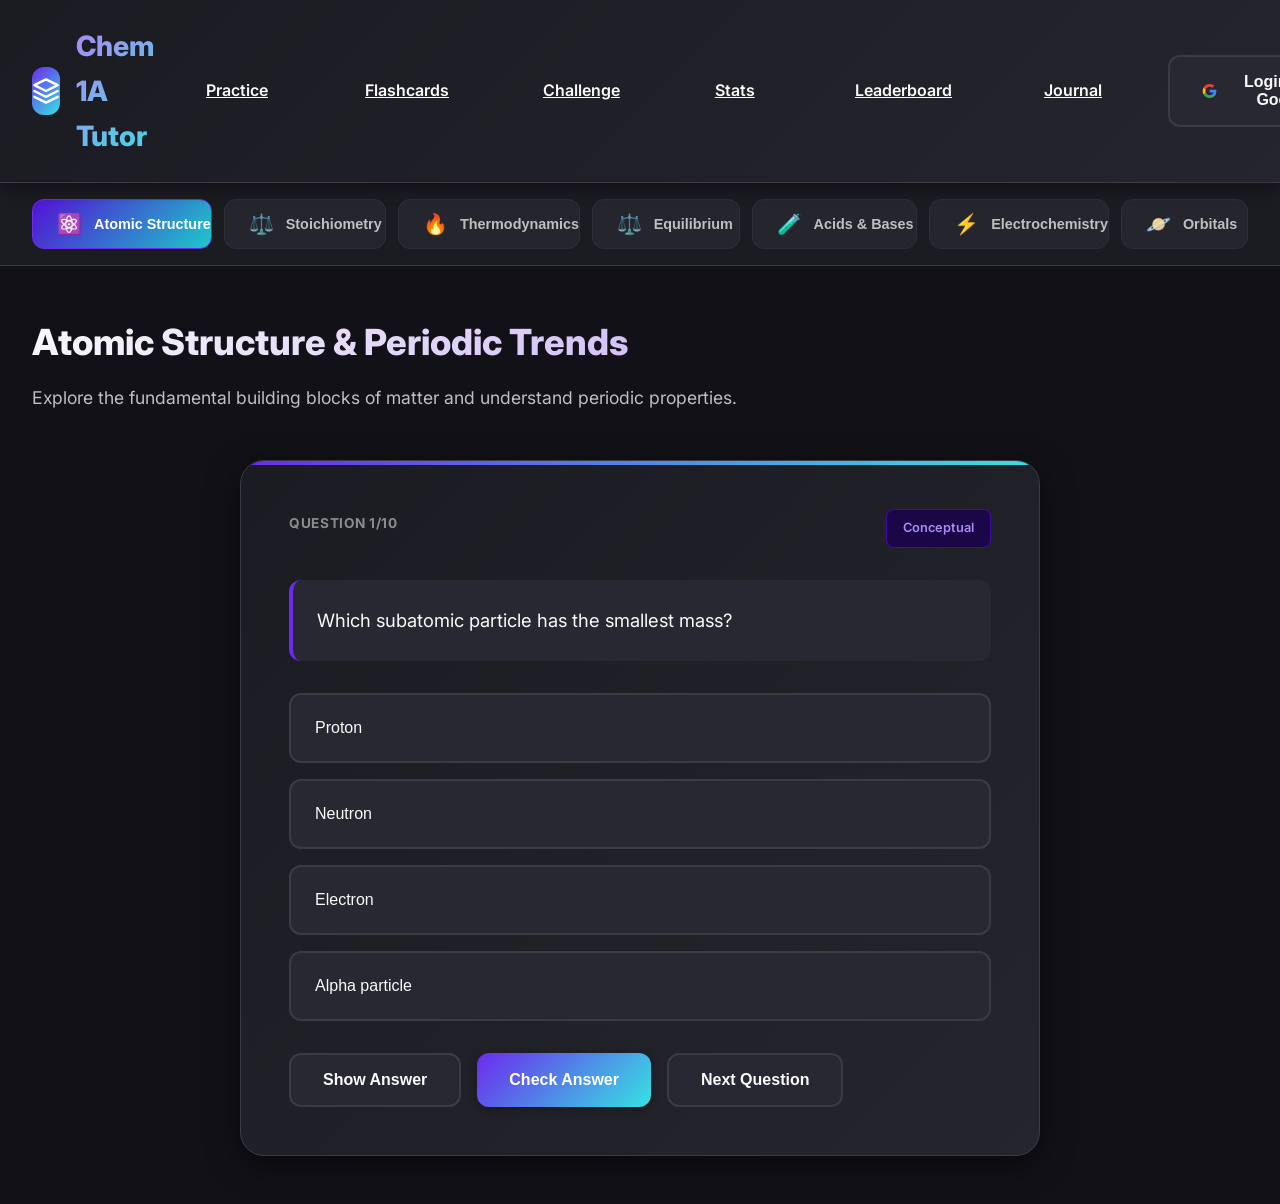
<file: practice.html>
<!DOCTYPE html>
<html lang="en">

<head>
    <meta charset="UTF-8">
    <meta name="viewport" content="width=device-width, initial-scale=1.0">
    <title>Chem 1A Tutor - Master General Chemistry</title>
    <meta name="description"
        content="Interactive chemistry learning platform with practice questions, instant feedback, and comprehensive topic coverage for general chemistry students.">
    <link rel="stylesheet" href="styles.css">
    <link rel="preconnect" href="https://fonts.googleapis.com">
    <link rel="preconnect" href="https://fonts.gstatic.com" crossorigin>
    <link
        href="https://fonts.googleapis.com/css2?family=Inter:wght@300;400;500;600;700;800&family=JetBrains+Mono:wght@400;500&display=swap"
        rel="stylesheet">
</head>

<body>
    <div class="app-container">
        <!-- Header -->
        <header class="header">
            <div class="header-content">
                <a href="index.html" class="logo" style="text-decoration: none; color: inherit; cursor: pointer;">
                    <div class="logo-icon">
                        <svg viewBox="0 0 24 24" fill="none" xmlns="http://www.w3.org/2000/svg">
                            <path d="M12 2L2 7L12 12L22 7L12 2Z" stroke="currentColor" stroke-width="2"
                                stroke-linecap="round" stroke-linejoin="round" />
                            <path d="M2 17L12 22L22 17" stroke="currentColor" stroke-width="2" stroke-linecap="round"
                                stroke-linejoin="round" />
                            <path d="M2 12L12 17L22 12" stroke="currentColor" stroke-width="2" stroke-linecap="round"
                                stroke-linejoin="round" />
                        </svg>
                    </div>
                    <h1>Chem 1A Tutor</h1>
                </a>

                <!-- Streak Counter -->
                <div class="streak-display hidden" id="streakDisplay">
                    <div class="streak-icon">🔥</div>
                    <div class="streak-info">
                        <span class="streak-number" id="streakNumber">0</span>
                        <span class="streak-label">day streak</span>
                    </div>
                </div>

                <div class="header-right">
                    <a href="practice.html" class="btn btn-secondary"
                        style="margin-right: 10px; border: none; background: transparent;">Practice</a>
                    <a href="flashcards.html" class="btn btn-secondary"
                        style="margin-right: 10px; border: none; background: transparent;">Flashcards</a>
                    <a href="challenges.html" class="btn btn-secondary"
                        style="margin-right: 10px; border: none; background: transparent;">Challenge</a>
                    <a href="analytics.html" class="btn btn-secondary"
                        style="margin-right: 10px; border: none; background: transparent;">Stats</a>
                    <a href="leaderboard.html" class="btn btn-secondary"
                        style="margin-right: 10px; border: none; background: transparent;">Leaderboard</a>
                    <a href="mistakes.html" class="btn btn-secondary"
                        style="margin-right: 10px; border: none; background: transparent;">Journal</a>
                    <a href="profile.html" class="user-profile hidden" id="userProfile"
                        style="text-decoration: none; color: inherit;">
                        <span class="user-name" id="userName">User</span>
                        <div class="avatar" id="userAvatar">U</div>
                    </a>
                    <button class="btn btn-secondary login-btn" id="loginBtn">
                        <svg width="18" height="18" viewBox="0 0 24 24" fill="none" xmlns="http://www.w3.org/2000/svg"
                            style="margin-right: 8px;">
                            <path
                                d="M22.56 12.25c0-.78-.07-1.53-.2-2.25H12v4.26h5.92c-.26 1.37-1.04 2.53-2.21 3.31v2.77h3.57c2.08-1.92 3.28-4.74 3.28-8.09z"
                                fill="#4285F4" />
                            <path
                                d="M12 23c2.97 0 5.46-.98 7.28-2.66l-3.57-2.77c-.98.66-2.23 1.06-3.71 1.06-2.86 0-5.29-1.93-6.16-4.53H2.18v2.84C3.99 20.53 7.7 23 12 23z"
                                fill="#34A853" />
                            <path
                                d="M5.84 14.09c-.22-.66-.35-1.36-.35-2.09s.13-1.43.35-2.09V7.07H2.18C1.43 8.55 1 10.22 1 12s.43 3.45 1.18 4.93l2.85-2.22.81-.62z"
                                fill="#FBBC05" />
                            <path
                                d="M12 5.38c1.62 0 3.06.56 4.21 1.64l3.15-3.15C17.45 2.09 14.97 1 12 1 7.7 1 3.99 3.47 2.18 7.07l3.66 2.84c.87-2.6 3.3-4.53 6.16-4.53z"
                                fill="#EA4335" />
                        </svg>
                        Login with Google
                    </button>
                    <div class="header-stats">
                        <div class="stat-item">
                            <span class="stat-label">Questions</span>
                            <span class="stat-value" id="totalAnswered">0</span>
                        </div>
                        <div class="stat-item">
                            <span class="stat-label">Accuracy</span>
                            <span class="stat-value" id="accuracy">--%</span>
                        </div>
                    </div>
                </div>
            </div>
        </header>

        <!-- Navigation Tabs -->
        <nav class="tab-nav">
            <div class="tab-container">
                <button class="tab-btn active" data-topic="atomic-structure">
                    <span class="tab-icon">⚛️</span>
                    <span class="tab-label">Atomic Structure</span>
                </button>
                <button class="tab-btn" data-topic="stoichiometry">
                    <span class="tab-icon">⚖️</span>
                    <span class="tab-label">Stoichiometry</span>
                </button>
                <button class="tab-btn" data-topic="thermodynamics">
                    <span class="tab-icon">🔥</span>
                    <span class="tab-label">Thermodynamics</span>
                </button>
                <button class="tab-btn" data-topic="equilibrium">
                    <span class="tab-icon">⚖️</span>
                    <span class="tab-label">Equilibrium</span>
                </button>
                <button class="tab-btn" data-topic="acids-bases">
                    <span class="tab-icon">🧪</span>
                    <span class="tab-label">Acids & Bases</span>
                </button>
                <button class="tab-btn" data-topic="electrochemistry">
                    <span class="tab-icon">⚡</span>
                    <span class="tab-label">Electrochemistry</span>
                </button>
                <button class="tab-btn" data-topic="orbitals">
                    <span class="tab-icon">🪐</span>
                    <span class="tab-label">Orbitals</span>
                </button>
            </div>
        </nav>

        <!-- Main Content Area -->
        <main class="main-content">
            <!-- Topic Content Sections -->
            <div class="topic-section active" id="atomic-structure">
                <div class="topic-header">
                    <h2>Atomic Structure & Periodic Trends</h2>
                    <p class="topic-description">Explore the fundamental building blocks of matter and understand
                        periodic properties.</p>
                </div>
                <div class="practice-area">
                    <div class="question-card">
                        <div class="question-header">
                            <span class="question-number">Question <span class="current-q">1</span>/10</span>
                            <span class="question-type" id="questionType">Conceptual</span>
                        </div>
                        <div class="question-content" id="questionText">Loading...</div>
                        <div class="answer-input-area" id="answerArea"></div>
                        <div class="question-actions">
                            <button class="btn btn-secondary" id="showAnswerBtn">Show Answer</button>
                            <button class="btn btn-primary" id="checkAnswerBtn">Check Answer</button>
                            <button class="btn btn-secondary" id="nextQuestionBtn">Next Question</button>
                        </div>
                        <div class="feedback-area" id="feedbackArea"></div>
                    </div>
                </div>
            </div>

            <div class="topic-section" id="orbitals">
                <div class="topic-header">
                    <h2>Orbitals & Orbital Theory</h2>
                    <p class="topic-description">Master electron configurations, quantum numbers, and orbital shapes (s,
                        p, d, f).</p>
                </div>
                <div class="practice-area">
                    <div class="question-card">
                        <div class="question-header">
                            <span class="question-number">Question <span class="current-q">1</span>/10</span>
                            <span class="question-type">Conceptual</span>
                        </div>
                        <div class="question-content question-text-orbital">Loading...</div>
                        <div class="answer-input-area answer-area-orbital"></div>
                        <div class="question-actions">
                            <button class="btn btn-secondary show-answer-btn">Show Answer</button>
                            <button class="btn btn-primary check-answer-btn">Check Answer</button>
                            <button class="btn btn-secondary next-question-btn">Next Question</button>
                        </div>
                        <div class="feedback-area feedback-area-orbital"></div>
                    </div>
                </div>
            </div>

            <div class="topic-section" id="stoichiometry">
                <div class="topic-header">
                    <h2>Stoichiometry & Chemical Reactions</h2>
                    <p class="topic-description">Master mole calculations, balancing equations, and limiting reagent
                        problems.</p>
                </div>
                <div class="practice-area">
                    <div class="question-card">
                        <div class="question-header">
                            <span class="question-number">Question <span class="current-q">1</span>/10</span>
                            <span class="question-type">Mathematical</span>
                        </div>
                        <div class="question-content question-text-stoich">Loading...</div>
                        <div class="answer-input-area answer-area-stoich"></div>
                        <div class="question-actions">
                            <button class="btn btn-secondary show-answer-btn">Show Answer</button>
                            <button class="btn btn-primary check-answer-btn">Check Answer</button>
                            <button class="btn btn-secondary next-question-btn">Next Question</button>
                        </div>
                        <div class="feedback-area feedback-area-stoich"></div>
                    </div>
                </div>
            </div>

            <div class="topic-section" id="thermodynamics">
                <div class="topic-header">
                    <h2>Thermodynamics & Thermochemistry</h2>
                    <p class="topic-description">Understand energy changes, enthalpy, entropy, and Gibbs free energy.
                    </p>
                </div>
                <div class="practice-area">
                    <div class="question-card">
                        <div class="question-header">
                            <span class="question-number">Question <span class="current-q">1</span>/10</span>
                            <span class="question-type">Mathematical</span>
                        </div>
                        <div class="question-content question-text-thermo">Loading...</div>
                        <div class="answer-input-area answer-area-thermo"></div>
                        <div class="question-actions">
                            <button class="btn btn-secondary show-answer-btn">Show Answer</button>
                            <button class="btn btn-primary check-answer-btn">Check Answer</button>
                            <button class="btn btn-secondary next-question-btn">Next Question</button>
                        </div>
                        <div class="feedback-area feedback-area-thermo"></div>
                    </div>
                </div>
            </div>

            <div class="topic-section" id="equilibrium">
                <div class="topic-header">
                    <h2>Chemical Equilibrium</h2>
                    <p class="topic-description">Learn equilibrium constants, Le Chatelier's principle, and reaction
                        quotients.</p>
                </div>
                <div class="practice-area">
                    <div class="question-card">
                        <div class="question-header">
                            <span class="question-number">Question <span class="current-q">1</span>/10</span>
                            <span class="question-type">Conceptual</span>
                        </div>
                        <div class="question-content question-text-equil">Loading...</div>
                        <div class="answer-input-area answer-area-equil"></div>
                        <div class="question-actions">
                            <button class="btn btn-secondary show-answer-btn">Show Answer</button>
                            <button class="btn btn-primary check-answer-btn">Check Answer</button>
                            <button class="btn btn-secondary next-question-btn">Next Question</button>
                        </div>
                        <div class="feedback-area feedback-area-equil"></div>
                    </div>
                </div>
            </div>

            <div class="topic-section" id="acids-bases">
                <div class="topic-header">
                    <h2>Acids & Bases</h2>
                    <p class="topic-description">Master pH calculations, buffer systems, and acid-base titrations.</p>
                </div>
                <div class="practice-area">
                    <div class="question-card">
                        <div class="question-header">
                            <span class="question-number">Question <span class="current-q">1</span>/10</span>
                            <span class="question-type">Mathematical</span>
                        </div>
                        <div class="question-content question-text-acid">Loading...</div>
                        <div class="answer-input-area answer-area-acid"></div>
                        <div class="question-actions">
                            <button class="btn btn-secondary show-answer-btn">Show Answer</button>
                            <button class="btn btn-primary check-answer-btn">Check Answer</button>
                            <button class="btn btn-secondary next-question-btn">Next Question</button>
                        </div>
                        <div class="feedback-area feedback-area-acid"></div>
                    </div>
                </div>
            </div>

            <div class="topic-section" id="electrochemistry">
                <div class="topic-header">
                    <h2>Electrochemistry</h2>
                    <p class="topic-description">Explore redox reactions, galvanic cells, and electrolysis.</p>
                </div>
                <div class="practice-area">
                    <div class="question-card">
                        <div class="question-header">
                            <span class="question-number">Question <span class="current-q">1</span>/10</span>
                            <span class="question-type">Conceptual</span>
                        </div>
                        <div class="question-content question-text-electro">Loading...</div>
                        <div class="answer-input-area answer-area-electro"></div>
                        <div class="question-actions">
                            <button class="btn btn-secondary show-answer-btn">Show Answer</button>
                            <button class="btn btn-primary check-answer-btn">Check Answer</button>
                            <button class="btn btn-secondary next-question-btn">Next Question</button>
                        </div>
                        <div class="feedback-area feedback-area-electro"></div>
                    </div>
                </div>
            </div>
        </main>
    </div>

    <!-- Login Modal (Simulated) -->
    <div class="modal hidden" id="loginModal">
        <div class="modal-content">
            <h2 class="text-center mb-md">Sign In</h2>
            <p class="text-center text-secondary mb-lg">Enter your name to simulate a Google Sign-In for local
                development.</p>
            <input type="text" id="loginNameInput" class="text-input mb-md" placeholder="Enter your name" />
            <div class="modal-actions">
                <button class="btn btn-secondary" id="cancelLoginBtn">Cancel</button>
                <button class="btn btn-primary" id="confirmLoginBtn">Sign In</button>
            </div>
        </div>
    </div>

    <!-- Profile/History Modal -->
    <div class="modal hidden" id="profileModal">
        <div class="modal-content profile-modal-content">
            <div class="profile-header">
                <h2>Quiz History</h2>
                <button class="close-btn" id="closeProfileBtn">✕</button>
            </div>
            <div class="profile-stats-summary">
                <div class="stat-card">
                    <span class="stat-card-label">Total Quizzes</span>
                    <span class="stat-card-value" id="totalQuizzes">0</span>
                </div>
                <div class="stat-card">
                    <span class="stat-card-label">Average Score</span>
                    <span class="stat-card-value" id="avgScore">--%</span>
                </div>
                <div class="stat-card">
                    <span class="stat-card-label">Best Topic</span>
                    <span class="stat-card-value" id="bestTopic">--</span>
                </div>
            </div>
            <div class="history-list" id="historyList">
                <p class="empty-state">No quiz attempts yet. Complete a quiz to see your history!</p>
            </div>
        </div>
    </div>

    <script src="questions.js"></script>
    <script src="supabase-db.js"></script>
    <script src="gemini-config.js"></script>
    <script src="ai-helper.js"></script>
    <script src="practice.js"></script>
</body>

</html>
</file>
<file: styles.css>
/* ===== CSS Variables & Design System ===== */
:root {
    /* Color Palette - Premium Chemistry Theme */
    --primary-hue: 260;
    --primary-sat: 85%;
    --primary-light: 55%;

    --primary-50: hsl(var(--primary-hue), var(--primary-sat), 95%);
    --primary-100: hsl(var(--primary-hue), var(--primary-sat), 85%);
    --primary-200: hsl(var(--primary-hue), var(--primary-sat), 75%);
    --primary-500: hsl(var(--primary-hue), var(--primary-sat), var(--primary-light));
    --primary-600: hsl(var(--primary-hue), var(--primary-sat), 45%);
    --primary-700: hsl(var(--primary-hue), var(--primary-sat), 35%);
    --primary-900: hsl(var(--primary-hue), var(--primary-sat), 15%);

    --accent-hue: 180;
    --accent-500: hsl(var(--accent-hue), 75%, 55%);
    --accent-600: hsl(var(--accent-hue), 75%, 45%);

    --success: hsl(145, 65%, 50%);
    --success-bg: hsl(145, 65%, 95%);
    --error: hsl(0, 70%, 55%);
    --error-bg: hsl(0, 70%, 95%);
    --warning: hsl(40, 85%, 55%);

    /* Neutral Colors */
    --bg-primary: hsl(240, 15%, 8%);
    --bg-secondary: hsl(240, 12%, 12%);
    --bg-tertiary: hsl(240, 10%, 16%);
    --bg-elevated: hsl(240, 12%, 18%);
    --modal-bg: hsl(240, 15%, 10%);

    --text-primary: hsl(0, 0%, 98%);
    --text-secondary: hsl(0, 0%, 75%);
    --text-tertiary: hsl(0, 0%, 55%);

    --border-color: hsl(240, 8%, 25%);
    --border-subtle: hsl(240, 8%, 20%);

    /* Spacing */
    --space-xs: 0.5rem;
    --space-sm: 0.75rem;
    --space-md: 1rem;
    --space-lg: 1.5rem;
    --space-xl: 2rem;
    --space-2xl: 3rem;

    /* Border Radius */
    --radius-sm: 0.5rem;
    --radius-md: 0.75rem;
    --radius-lg: 1rem;
    --radius-xl: 1.5rem;

    /* Shadows */
    --shadow-sm: 0 2px 8px rgba(0, 0, 0, 0.3);
    --shadow-md: 0 4px 16px rgba(0, 0, 0, 0.4);
    --shadow-lg: 0 8px 32px rgba(0, 0, 0, 0.5);
    --shadow-glow: 0 0 20px rgba(var(--primary-hue), var(--primary-sat), var(--primary-light), 0.3);

    /* Transitions */
    --transition-fast: 150ms cubic-bezier(0.4, 0, 0.2, 1);
    --transition-base: 250ms cubic-bezier(0.4, 0, 0.2, 1);
    --transition-slow: 350ms cubic-bezier(0.4, 0, 0.2, 1);

    /* Typography */
    --font-primary: 'Inter', -apple-system, BlinkMacSystemFont, sans-serif;
    --font-mono: 'JetBrains Mono', 'Courier New', monospace;
}

/* ===== Base Styles ===== */
* {
    margin: 0;
    padding: 0;
    box-sizing: border-box;
}

body {
    font-family: var(--font-primary);
    background: var(--bg-primary);
    color: var(--text-primary);
    line-height: 1.6;
    overflow-x: hidden;
    min-height: 100vh;
}

.app-container {
    min-height: 100vh;
    display: flex;
    flex-direction: column;
}

/* ===== Header ===== */
.header {
    background: linear-gradient(135deg, var(--bg-secondary) 0%, var(--bg-tertiary) 100%);
    border-bottom: 1px solid var(--border-color);
    padding: var(--space-lg) var(--space-xl);
    position: sticky;
    top: 0;
    z-index: 100;
    backdrop-filter: blur(10px);
    box-shadow: var(--shadow-md);
}

/* App Header - used in owner, dev, lms, and class-detail pages */
.app-header {
    background: linear-gradient(135deg, var(--bg-secondary) 0%, var(--bg-tertiary) 100%);
    border-bottom: 1px solid var(--border-color);
    padding: var(--space-lg) var(--space-xl);
    position: sticky;
    top: 0;
    z-index: 100;
    backdrop-filter: blur(10px);
    box-shadow: var(--shadow-md);
}

.header-content {
    max-width: 1400px;
    margin: 0 auto;
    display: flex;
    justify-content: space-between;
    align-items: center;
}

.header-right {
    display: flex;
    align-items: center;
    justify-content: center;
    gap: var(--space-xl);
    flex: 1;
}

.logo {
    display: flex;
    align-items: center;
    gap: var(--space-md);
}

.logo-icon {
    width: 48px;
    height: 48px;
    background: linear-gradient(135deg, var(--primary-500), var(--accent-500));
    border-radius: var(--radius-md);
    display: flex;
    align-items: center;
    justify-content: center;
    color: white;
    box-shadow: var(--shadow-glow);
    animation: float 3s ease-in-out infinite;
}

.logo-icon svg {
    width: 28px;
    height: 28px;
}

@keyframes float {

    0%,
    100% {
        transform: translateY(0px);
    }

    50% {
        transform: translateY(-5px);
    }
}

.logo h1 {
    font-size: 1.75rem;
    font-weight: 800;
    background: linear-gradient(135deg, var(--primary-200), var(--accent-500));
    -webkit-background-clip: text;
    -webkit-text-fill-color: transparent;
    background-clip: text;
}

.header-stats {
    display: flex;
    gap: var(--space-xl);
    border-left: 1px solid var(--border-subtle);
    padding-left: var(--space-xl);
}

.stat-item {
    display: flex;
    flex-direction: column;
    align-items: flex-end;
}

.stat-label {
    font-size: 0.75rem;
    color: var(--text-tertiary);
    text-transform: uppercase;
    letter-spacing: 0.05em;
    font-weight: 600;
}

.stat-value {
    font-size: 1.5rem;
    font-weight: 700;
    color: var(--primary-200);
    font-family: var(--font-mono);
}

/* ===== Login & User Profile ===== */
.login-btn {
    display: flex;
    align-items: center;
    font-size: 0.9rem;
    padding: var(--space-sm) var(--space-lg);
}

.user-profile {
    display: flex;
    align-items: center;
    gap: var(--space-md);
    cursor: pointer;
    padding: var(--space-xs);
    border-radius: var(--radius-md);
    transition: background var(--transition-base);
}

.user-profile:hover {
    background: var(--bg-tertiary);
}

.user-name {
    font-weight: 600;
    color: var(--text-primary);
    text-align: right;
    white-space: nowrap;
}

.avatar {
    width: 40px;
    height: 40px;
    border-radius: 50%;
    background: linear-gradient(135deg, var(--accent-600), var(--primary-600));
    display: flex;
    align-items: center;
    justify-content: center;
    font-weight: 700;
    color: white;
    font-size: 1.2rem;
    border: 2px solid var(--bg-tertiary);
    box-shadow: 0 0 0 2px var(--primary-500);
    transition: transform var(--transition-base);
    overflow: hidden;
}

.avatar img {
    width: 100%;
    height: 100%;
    object-fit: cover;
}

.user-profile:hover .avatar {
    transform: scale(1.05);
}

/* ===== Streak Display ===== */
.streak-display {
    display: flex;
    align-items: center;
    gap: 8px;
    padding: 8px 16px;
    background: linear-gradient(135deg, rgba(255, 107, 0, 0.1), rgba(255, 69, 0, 0.1));
    border: 2px solid rgba(255, 107, 0, 0.3);
    border-radius: 20px;
    margin-left: auto;
    margin-right: 16px;
    transition: all var(--transition-base);
}

.streak-display:hover {
    transform: translateY(-2px);
    box-shadow: 0 4px 12px rgba(255, 107, 0, 0.3);
    border-color: rgba(255, 107, 0, 0.5);
}

.streak-icon {
    font-size: 24px;
    animation: flicker 2s ease-in-out infinite;
}

@keyframes flicker {

    0%,
    100% {
        opacity: 1;
        transform: scale(1);
    }

    50% {
        opacity: 0.8;
        transform: scale(1.1);
    }
}

.streak-info {
    display: flex;
    flex-direction: column;
    align-items: flex-start;
}

.streak-number {
    font-size: 18px;
    font-weight: 700;
    color: #ff6b00;
    line-height: 1;
}

.streak-label {
    font-size: 11px;
    color: var(--text-secondary);
    text-transform: uppercase;
    letter-spacing: 0.5px;
}

/* ===== Profile Modal ===== */
.profile-modal-content {
    max-width: 700px;
    width: 95%;
    max-height: 80vh;
    overflow-y: auto;
}

.profile-header {
    display: flex;
    justify-content: space-between;
    align-items: center;
    margin-bottom: var(--space-xl);
    padding-bottom: var(--space-md);
    border-bottom: 2px solid var(--border-color);
}

.profile-header h2 {
    margin: 0;
    background: linear-gradient(135deg, var(--primary-200), var(--accent-500));
    -webkit-background-clip: text;
    -webkit-text-fill-color: transparent;
    background-clip: text;
}

.close-btn {
    background: var(--bg-elevated);
    border: 2px solid var(--border-color);
    color: var(--text-secondary);
    width: 36px;
    height: 36px;
    border-radius: 50%;
    display: flex;
    align-items: center;
    justify-content: center;
    cursor: pointer;
    font-size: 1.5rem;
    transition: all var(--transition-base);
}

.close-btn:hover {
    background: var(--error);
    border-color: var(--error);
    color: white;
    transform: rotate(90deg);
}

.profile-stats-summary {
    display: grid;
    grid-template-columns: repeat(auto-fit, minmax(150px, 1fr));
    gap: var(--space-md);
    margin-bottom: var(--space-xl);
}

.stat-card {
    background: var(--bg-elevated);
    border: 1px solid var(--border-color);
    border-radius: var(--radius-md);
    padding: var(--space-lg);
    display: flex;
    flex-direction: column;
    align-items: center;
    gap: var(--space-xs);
}

.stat-card-label {
    font-size: 0.8rem;
    color: var(--text-tertiary);
    text-transform: uppercase;
    letter-spacing: 0.05em;
    font-weight: 600;
}

.stat-card-value {
    font-size: 1.75rem;
    font-weight: 700;
    color: var(--primary-200);
    font-family: var(--font-mono);
}

.history-list {
    display: flex;
    flex-direction: column;
    gap: var(--space-md);
}

.empty-state {
    text-align: center;
    color: var(--text-tertiary);
    padding: var(--space-2xl);
    font-style: italic;
}

.history-item {
    background: var(--bg-elevated);
    border: 1px solid var(--border-color);
    border-radius: var(--radius-md);
    padding: var(--space-lg);
    transition: all var(--transition-base);
}

.history-item:hover {
    border-color: var(--primary-500);
    transform: translateX(5px);
}

.history-item-header {
    display: flex;
    justify-content: space-between;
    align-items: center;
    margin-bottom: var(--space-sm);
}

.history-topic {
    font-weight: 700;
    font-size: 1.1rem;
    color: var(--primary-200);
}

.history-score {
    font-family: var(--font-mono);
    font-size: 1.25rem;
    font-weight: 700;
}

.history-score.excellent {
    color: var(--success);
}

.history-score.good {
    color: var(--accent-500);
}

.history-score.needs-work {
    color: var(--warning);
}

.history-date {
    font-size: 0.85rem;
    color: var(--text-tertiary);
    margin-bottom: var(--space-sm);
}

.history-details {
    display: none;
    margin-top: var(--space-md);
    padding-top: var(--space-md);
    border-top: 1px solid var(--border-subtle);
}

.history-item.expanded .history-details {
    display: block;
}

.expand-btn {
    background: none;
    border: none;
    color: var(--primary-500);
    cursor: pointer;
    font-size: 0.9rem;
    padding: var(--space-xs);
    transition: color var(--transition-base);
}

.expand-btn:hover {
    color: var(--accent-500);
}

/* ===== Navigation Tabs ===== */
.tab-nav {
    background: var(--bg-secondary);
    border-bottom: 1px solid var(--border-color);
    padding: var(--space-md) var(--space-xl);
    position: sticky;
    top: 97px;
    z-index: 90;
    backdrop-filter: blur(10px);
}

.tab-container {
    max-width: 1400px;
    margin: 0 auto;
    display: flex;
    gap: var(--space-sm);
    overflow-x: auto;
    scrollbar-width: thin;
    scrollbar-color: var(--primary-500) var(--bg-tertiary);
}

.tab-container::-webkit-scrollbar {
    height: 6px;
}

.tab-container::-webkit-scrollbar-track {
    background: var(--bg-tertiary);
    border-radius: 3px;
}

.tab-container::-webkit-scrollbar-thumb {
    background: var(--primary-500);
    border-radius: 3px;
}

.tab-btn {
    display: flex;
    align-items: center;
    gap: var(--space-sm);
    padding: var(--space-sm) var(--space-lg);
    background: var(--bg-tertiary);
    border: 1px solid var(--border-subtle);
    border-radius: var(--radius-md);
    color: var(--text-secondary);
    font-size: 0.9rem;
    font-weight: 600;
    cursor: pointer;
    transition: all var(--transition-base);
    white-space: nowrap;
    position: relative;
    overflow: hidden;
}

.tab-btn::before {
    content: '';
    position: absolute;
    top: 0;
    left: 0;
    right: 0;
    bottom: 0;
    background: linear-gradient(135deg, var(--primary-500), var(--accent-500));
    opacity: 0;
    transition: opacity var(--transition-base);
}

.tab-btn:hover {
    border-color: var(--primary-500);
    transform: translateY(-2px);
    box-shadow: var(--shadow-sm);
}

.tab-btn:hover::before {
    opacity: 0.1;
}

.tab-btn.active {
    background: linear-gradient(135deg, var(--primary-600), var(--accent-600));
    border-color: var(--primary-500);
    color: white;
    box-shadow: var(--shadow-glow);
}

.tab-btn.active::before {
    opacity: 0;
}

.tab-icon {
    font-size: 1.25rem;
}

.tab-label {
    position: relative;
    z-index: 1;
}

/* ===== Main Content ===== */
.main-content {
    flex: 1;
    max-width: 1400px;
    width: 100%;
    margin: 0 auto;
    padding: var(--space-2xl) var(--space-xl);
}

.topic-section {
    display: none;
    animation: fadeIn var(--transition-slow);
}

.topic-section.active {
    display: block;
}

@keyframes fadeIn {
    from {
        opacity: 0;
        transform: translateY(10px);
    }

    to {
        opacity: 1;
        transform: translateY(0);
    }
}

.topic-header {
    margin-bottom: var(--space-2xl);
}

.topic-header h2 {
    font-size: 2.25rem;
    font-weight: 800;
    margin-bottom: var(--space-sm);
    background: linear-gradient(135deg, var(--text-primary), var(--primary-200));
    -webkit-background-clip: text;
    -webkit-text-fill-color: transparent;
    background-clip: text;
}

.topic-description {
    font-size: 1.1rem;
    color: var(--text-secondary);
}

/* ===== Question Card ===== */
.practice-area {
    display: flex;
    justify-content: center;
}

.question-card {
    background: linear-gradient(135deg, var(--bg-secondary), var(--bg-tertiary));
    border: 1px solid var(--border-color);
    border-radius: var(--radius-xl);
    padding: var(--space-2xl);
    box-shadow: var(--shadow-lg);
    max-width: 800px;
    width: 100%;
    position: relative;
    overflow: hidden;
}

.question-card::before {
    content: '';
    position: absolute;
    top: 0;
    left: 0;
    right: 0;
    height: 4px;
    background: linear-gradient(90deg, var(--primary-500), var(--accent-500));
}

.question-header {
    display: flex;
    justify-content: space-between;
    align-items: center;
    margin-bottom: var(--space-xl);
}

.question-number {
    font-size: 0.9rem;
    color: var(--text-tertiary);
    font-weight: 600;
    text-transform: uppercase;
    letter-spacing: 0.05em;
}

.question-type {
    padding: var(--space-xs) var(--space-md);
    background: var(--primary-900);
    border: 1px solid var(--primary-700);
    border-radius: var(--radius-sm);
    font-size: 0.8rem;
    font-weight: 600;
    color: var(--primary-200);
}

.question-content {
    font-size: 1.15rem;
    line-height: 1.8;
    color: var(--text-primary);
    margin-bottom: var(--space-xl);
    padding: var(--space-lg);
    background: var(--bg-elevated);
    border-radius: var(--radius-md);
    border-left: 4px solid var(--primary-500);
}

/* ===== Answer Input Area ===== */
.answer-input-area {
    margin-bottom: var(--space-xl);
}

.answer-options {
    display: flex;
    flex-direction: column;
    gap: var(--space-md);
}

.option-btn {
    padding: var(--space-lg);
    background: var(--bg-elevated);
    border: 2px solid var(--border-color);
    border-radius: var(--radius-md);
    color: var(--text-primary);
    font-size: 1rem;
    font-weight: 500;
    cursor: pointer;
    transition: all var(--transition-base);
    text-align: left;
    position: relative;
    overflow: hidden;
}

.option-btn::before {
    content: '';
    position: absolute;
    top: 0;
    left: 0;
    right: 0;
    bottom: 0;
    background: linear-gradient(135deg, var(--primary-500), var(--accent-500));
    opacity: 0;
    transition: opacity var(--transition-base);
}

.option-btn:hover:not(:disabled) {
    border-color: var(--primary-500);
    transform: translateX(5px);
}

.option-btn:hover:not(:disabled)::before {
    opacity: 0.1;
}

.option-btn.selected {
    border-color: var(--primary-500);
    background: var(--primary-900);
    color: var(--primary-100);
}

.option-btn.correct {
    border-color: var(--success);
    background: var(--success-bg);
    color: hsl(145, 65%, 20%);
}

.option-btn.incorrect {
    border-color: var(--error);
    background: var(--error-bg);
    color: hsl(0, 70%, 25%);
}

.option-label {
    position: relative;
    z-index: 1;
}

.text-input {
    width: 100%;
    padding: var(--space-lg);
    background: var(--bg-elevated);
    border: 2px solid var(--border-color);
    border-radius: var(--radius-md);
    color: var(--text-primary);
    font-size: 1rem;
    font-family: var(--font-mono);
    transition: all var(--transition-base);
}

.text-input:focus {
    outline: none;
    border-color: var(--primary-500);
    box-shadow: 0 0 0 3px rgba(var(--primary-hue), var(--primary-sat), var(--primary-light), 0.2);
}

.text-input:disabled {
    opacity: 0.7;
    cursor: not-allowed;
}

.text-input::placeholder {
    color: var(--text-tertiary);
}

/* ===== Buttons ===== */
.question-actions {
    display: flex;
    gap: var(--space-md);
    flex-wrap: wrap;
}

.btn {
    padding: var(--space-md) var(--space-xl);
    border: none;
    border-radius: var(--radius-md);
    font-size: 1rem;
    font-weight: 600;
    cursor: pointer;
    transition: all var(--transition-base);
    position: relative;
    overflow: hidden;
}

.btn::before {
    content: '';
    position: absolute;
    top: 50%;
    left: 50%;
    width: 0;
    height: 0;
    border-radius: 50%;
    background: rgba(255, 255, 255, 0.3);
    transform: translate(-50%, -50%);
    transition: width var(--transition-slow), height var(--transition-slow);
}

.btn:hover:not(:disabled)::before {
    width: 300px;
    height: 300px;
}

.btn-primary {
    background: linear-gradient(135deg, var(--primary-500), var(--accent-500));
    color: white;
    box-shadow: var(--shadow-sm);
}

.btn-primary:hover:not(:disabled) {
    transform: translateY(-2px);
    box-shadow: var(--shadow-md);
}

.btn-primary:active {
    transform: translateY(0);
}

.btn-secondary {
    background: var(--bg-elevated);
    color: var(--text-primary);
    border: 2px solid var(--border-color);
}

.btn-secondary:hover:not(:disabled) {
    border-color: var(--primary-500);
    background: var(--bg-tertiary);
}

.btn:disabled {
    opacity: 0.5;
    cursor: not-allowed;
    filter: grayscale(0.5);
}

.btn:disabled:hover {
    transform: none;
}

.btn span {
    position: relative;
    z-index: 1;
}

/* ===== Feedback Area ===== */
.feedback-area {
    margin-top: var(--space-xl);
    padding: var(--space-lg);
    border-radius: var(--radius-md);
    display: none;
    animation: slideIn var(--transition-base);
}

.feedback-area.show {
    display: block;
}

@keyframes slideIn {
    from {
        opacity: 0;
        transform: translateY(-10px);
    }

    to {
        opacity: 1;
        transform: translateY(0);
    }
}

.feedback-correct {
    background: var(--success-bg);
    border: 2px solid var(--success);
    color: hsl(145, 65%, 20%);
}

.feedback-incorrect {
    background: var(--error-bg);
    border: 2px solid var(--error);
    color: hsl(0, 70%, 25%);
}

.feedback-answer {
    background: var(--bg-elevated);
    border: 2px solid var(--primary-500);
    color: var(--text-primary);
}

.feedback-title {
    font-weight: 700;
    font-size: 1.1rem;
    margin-bottom: var(--space-sm);
    display: flex;
    align-items: center;
    gap: var(--space-sm);
}

.feedback-text {
    line-height: 1.6;
}

/* ===== Modals ===== */
.modal {
    position: fixed;
    top: 0;
    left: 0;
    right: 0;
    bottom: 0;
    background: rgba(0, 0, 0, 0.7);
    backdrop-filter: blur(5px);
    display: flex;
    align-items: center;
    justify-content: center;
    z-index: 1000;
    opacity: 1;
    transition: opacity var(--transition-base);
}

.modal.hidden {
    opacity: 0;
    pointer-events: none;
}

.modal-content {
    background: var(--modal-bg);
    border: 1px solid var(--border-color);
    border-radius: var(--radius-lg);
    padding: var(--space-2xl);
    max-width: 400px;
    width: 90%;
    box-shadow: var(--shadow-lg);
    transform: scale(1);
    transition: transform var(--transition-base);
}

.modal.hidden .modal-content {
    transform: scale(0.95);
}

.modal-actions {
    display: flex;
    justify-content: flex-end;
    gap: var(--space-md);
}

/* ===== Responsive Design ===== */
@media (max-width: 768px) {
    .header-content {
        flex-direction: column;
        gap: var(--space-md);
        align-items: center;
    }

    .header-right {
        width: 100%;
        justify-content: space-between;
    }

    .header-stats {
        border-left: none;
        padding-left: 0;
    }

    .tab-nav {
        padding: var(--space-sm);
        top: 140px;
    }

    .tab-btn {
        padding: var(--space-sm) var(--space-md);
        font-size: 0.85rem;
    }

    .main-content {
        padding: var(--space-lg) var(--space-md);
    }

    .question-actions {
        flex-direction: column;
    }

    .btn {
        width: 100%;
    }
}

/* ===== Utility Classes ===== */
.hidden {
    display: none !important;
}

.text-center {
    text-align: center;
}

.text-secondary {
    color: var(--text-secondary);
}

.mt-sm {
    margin-top: var(--space-sm);
}

.mt-md {
    margin-top: var(--space-md);
}

.mt-lg {
    margin-top: var(--space-lg);
}

.mb-sm {
    margin-bottom: var(--space-sm);
}

.mb-md {
    margin-bottom: var(--space-md);
}

.mb-lg {
    margin-bottom: var(--space-lg);
}

/* ===== Attendance System Styles ===== */

/* Role Selection */
.role-selection {
    max-width: 900px;
    margin: 0 auto;
}

.role-cards {
    display: grid;
    grid-template-columns: repeat(auto-fit, minmax(300px, 1fr));
    gap: var(--space-2xl);
}

.role-card {
    background: linear-gradient(135deg, var(--bg-secondary), var(--bg-tertiary));
    border: 2px solid var(--border-color);
    border-radius: var(--radius-xl);
    padding: var(--space-2xl);
    text-align: center;
    cursor: pointer;
    transition: all var(--transition-base);
    position: relative;
    overflow: hidden;
}

.role-card::before {
    content: '';
    position: absolute;
    top: 0;
    left: 0;
    right: 0;
    height: 4px;
    background: linear-gradient(90deg, var(--primary-500), var(--accent-500));
}

.role-card:hover {
    border-color: var(--primary-500);
    transform: translateY(-8px);
    box-shadow: var(--shadow-lg);
}

.role-icon {
    font-size: 4rem;
    margin-bottom: var(--space-lg);
}

.role-card h3 {
    font-size: 1.5rem;
    margin-bottom: var(--space-sm);
    color: var(--primary-200);
}

.role-card p {
    color: var(--text-secondary);
}

/* Panels */
.panel {
    max-width: 1200px;
    margin: 0 auto;
}

/* Login Screen */
.login-screen {
    display: flex;
    justify-content: center;
    align-items: center;
    min-height: 60vh;
}

.login-card,
.join-card {
    background: var(--bg-secondary);
    border: 1px solid var(--border-color);
    border-radius: var(--radius-xl);
    padding: var(--space-2xl);
    max-width: 400px;
    width: 100%;
    box-shadow: var(--shadow-lg);
}

.login-card h2,
.join-card h2 {
    margin-bottom: var(--space-md);
    text-align: center;
}

.login-card input,
.join-card input {
    margin-bottom: var(--space-md);
}

.login-card button,
.join-card button {
    width: 100%;
    margin-top: var(--space-sm);
}

/* Dashboard */
.dashboard-header {
    display: flex;
    justify-content: space-between;
    align-items: center;
    margin-bottom: var(--space-2xl);
}

.dashboard-header h2 {
    font-size: 2rem;
    background: linear-gradient(135deg, var(--text-primary), var(--primary-200));
    -webkit-background-clip: text;
    -webkit-text-fill-color: transparent;
    background-clip: text;
}

/* Empty State */
.empty-state-card {
    background: var(--bg-secondary);
    border: 2px dashed var(--border-color);
    border-radius: var(--radius-xl);
    padding: var(--space-2xl);
    text-align: center;
}

.empty-state-card h3 {
    font-size: 1.5rem;
    margin-bottom: var(--space-md);
    color: var(--text-secondary);
}

.empty-state-card p {
    color: var(--text-tertiary);
    margin-bottom: var(--space-xl);
}

.btn-lg {
    padding: var(--space-lg) var(--space-2xl);
    font-size: 1.1rem;
}

.btn-error {
    background: var(--error);
    color: white;
}

.btn-error:hover {
    background: hsl(0, 70%, 45%);
}

/* Session Info */
.session-info-card {
    background: linear-gradient(135deg, var(--primary-900), var(--bg-secondary));
    border: 1px solid var(--primary-700);
    border-radius: var(--radius-xl);
    padding: var(--space-xl);
    margin-bottom: var(--space-xl);
}

.session-code-display {
    text-align: center;
    margin-bottom: var(--space-xl);
}

.session-code-display .label {
    display: block;
    font-size: 0.9rem;
    color: var(--text-tertiary);
    margin-bottom: var(--space-sm);
    text-transform: uppercase;
    letter-spacing: 0.05em;
}

.session-code-display .code {
    display: inline-block;
    font-size: 3rem;
    font-weight: 800;
    font-family: var(--font-mono);
    color: var(--primary-200);
    background: var(--bg-elevated);
    padding: var(--space-md) var(--space-2xl);
    border-radius: var(--radius-md);
    letter-spacing: 0.2em;
}

.session-stats {
    display: grid;
    grid-template-columns: repeat(auto-fit, minmax(150px, 1fr));
    gap: var(--space-lg);
}

.session-stats .stat {
    text-align: center;
}

.session-stats .stat-label {
    display: block;
    font-size: 0.85rem;
    color: var(--text-tertiary);
    margin-bottom: var(--space-xs);
}

.session-stats .stat-value {
    display: block;
    font-size: 2rem;
    font-weight: 700;
    color: var(--accent-500);
    font-family: var(--font-mono);
}

/* Question Selection */
.question-selection-card {
    background: var(--bg-secondary);
    border: 1px solid var(--border-color);
    border-radius: var(--radius-xl);
    padding: var(--space-xl);
    margin-bottom: var(--space-xl);
}

.question-selection-card h3 {
    margin-bottom: var(--space-lg);
}

.select-input {
    width: 100%;
    padding: var(--space-md);
    background: var(--bg-elevated);
    border: 2px solid var(--border-color);
    border-radius: var(--radius-md);
    color: var(--text-primary);
    font-size: 1rem;
    margin-bottom: var(--space-md);
    transition: all var(--transition-base);
}

.select-input:focus {
    outline: none;
    border-color: var(--primary-500);
}

.select-input:disabled {
    opacity: 0.5;
    cursor: not-allowed;
}

/* Current Question Display */
.current-question-card {
    background: var(--bg-secondary);
    border: 1px solid var(--border-color);
    border-radius: var(--radius-xl);
    padding: var(--space-xl);
    margin-bottom: var(--space-lg);
}

.question-display {
    background: var(--bg-elevated);
    padding: var(--space-lg);
    border-radius: var(--radius-md);
    border-left: 4px solid var(--primary-500);
    margin: var(--space-lg) 0;
    font-size: 1.1rem;
    line-height: 1.6;
}

.response-summary {
    display: flex;
    justify-content: space-between;
    align-items: center;
    padding-top: var(--space-md);
    border-top: 1px solid var(--border-subtle);
}

/* Responses */
.responses-card {
    background: var(--bg-secondary);
    border: 1px solid var(--border-color);
    border-radius: var(--radius-xl);
    padding: var(--space-xl);
    margin-bottom: var(--space-xl);
    max-height: 400px;
    overflow-y: auto;
}

.responses-card h4 {
    margin-bottom: var(--space-md);
    color: var(--text-secondary);
}

.response-item {
    background: var(--bg-elevated);
    padding: var(--space-md);
    border-radius: var(--radius-sm);
    margin-bottom: var(--space-sm);
    display: flex;
    justify-content: space-between;
    align-items: center;
}

.response-item.correct {
    border-left: 3px solid var(--success);
}

.response-item.incorrect {
    border-left: 3px solid var(--error);
}

/* Students List */
.students-card {
    background: var(--bg-secondary);
    border: 1px solid var(--border-color);
    border-radius: var(--radius-xl);
    padding: var(--space-xl);
    margin-bottom: var(--space-xl);
}

.students-card h3 {
    margin-bottom: var(--space-md);
}

.student-item {
    background: var(--bg-elevated);
    padding: var(--space-md);
    border-radius: var(--radius-sm);
    margin-bottom: var(--space-sm);
    display: flex;
    align-items: center;
    gap: var(--space-md);
}

.student-avatar {
    width: 36px;
    height: 36px;
    border-radius: 50%;
    background: linear-gradient(135deg, var(--accent-600), var(--primary-600));
    display: flex;
    align-items: center;
    justify-content: center;
    font-weight: 700;
    color: white;
}

.student-info {
    flex: 1;
}

.student-name {
    font-weight: 600;
    color: var(--text-primary);
}

.student-status {
    font-size: 0.85rem;
    color: var(--text-tertiary);
}

/* Session Controls */
.session-controls {
    display: flex;
    gap: var(--space-md);
    justify-content: flex-end;
}

/* Student View */
.student-info-card {
    background: var(--bg-secondary);
    border: 1px solid var(--border-color);
    border-radius: var(--radius-md);
    padding: var(--space-lg);
    margin-bottom: var(--space-xl);
    display: flex;
    justify-content: space-between;
    align-items: center;
}

.student-info-card .label {
    color: var(--text-tertiary);
    margin-right: var(--space-sm);
}

.student-info-card .code {
    font-family: var(--font-mono);
    font-weight: 700;
    color: var(--primary-200);
    font-size: 1.2rem;
}

.waiting-card {
    background: var(--bg-secondary);
    border: 2px dashed var(--border-color);
    border-radius: var(--radius-xl);
    padding: var(--space-2xl);
    text-align: center;
}

.waiting-animation {
    font-size: 4rem;
    margin-bottom: var(--space-lg);
    animation: pulse 2s ease-in-out infinite;
}

@keyframes pulse {

    0%,
    100% {
        opacity: 1;
        transform: scale(1);
    }

    50% {
        opacity: 0.5;
        transform: scale(1.1);
    }
}

.waiting-card h3 {
    margin-bottom: var(--space-sm);
}

/* Slideshow Styles */
.slideshow-header {
    display: flex;
    justify-content: space-between;
    align-items: center;
    margin-bottom: var(--space-md);
    padding-bottom: var(--space-md);
    border-bottom: 1px solid var(--border-color);
}

.slideshow-controls {
    display: flex;
    gap: var(--space-sm);
    align-items: center;
}

.slideshow-container {
    position: relative;
    width: 100%;
    min-height: 600px;
    height: 70vh;
    background: var(--bg-secondary);
    border: 1px solid var(--border-color);
    border-radius: var(--radius-md);
    overflow: hidden;
    display: flex;
    justify-content: center;
    align-items: center;
}

.pdf-canvas {
    display: block;
    max-width: 100%;
    max-height: 100%;
}

.annotation-canvas {
    position: absolute;
    top: 50%;
    left: 50%;
    transform: translate(-50%, -50%);
    pointer-events: auto;
    cursor: crosshair;
}

.btn-icon {
    cursor: pointer;
    border: none;
    padding: 0;
    pointer-events: auto;
    transition: transform 0.1s, opacity 0.2s;
}

.btn-icon:hover {
    transform: scale(1.1);
    opacity: 0.9;
}

.btn-icon:active {
    transform: scale(0.95);
}

/* Ensure student view doesn't allow drawing */
.student-view .annotation-canvas {
    pointer-events: none;
    cursor: default;
}

.file-input-label {
    cursor: pointer;
    display: inline-flex;
    align-items: center;
}

.page-info {
    font-variant-numeric: tabular-nums;
    color: var(--text-secondary);
    font-size: 0.9rem;
}

/* ===== LMS Dashboard Styles ===== */

.lms-container {
    max-width: 1400px;
    margin: 0 auto;
    padding: var(--space-lg);
}

.lms-nav {
    display: flex;
    gap: var(--space-sm);
    margin-bottom: var(--space-xl);
    border-bottom: 2px solid var(--border-color);
}

.lms-nav-btn {
    padding: var(--space-md) var(--space-lg);
    background: none;
    border: none;
    border-bottom: 3px solid transparent;
    color: var(--text-secondary);
    font-size: 1rem;
    font-weight: 600;
    cursor: pointer;
    transition: all var(--transition-base);
}

.lms-nav-btn:hover {
    color: var(--text-primary);
    background: var(--bg-elevated);
}

.lms-nav-btn.active {
    color: var(--primary-400);
    border-bottom-color: var(--primary-500);
}

.lms-view {
    animation: fadeIn 0.3s ease-in;
}

.view-header {
    display: flex;
    justify-content: space-between;
    align-items: center;
    margin-bottom: var(--space-xl);
}

.view-header h2 {
    margin: 0;
}

/* Session Grid */
.sessions-grid {
    display: grid;
    grid-template-columns: repeat(auto-fill, minmax(300px, 1fr));
    gap: var(--space-lg);
}

.session-card {
    background: var(--bg-elevated);
    border: 1px solid var(--border-color);
    border-radius: var(--radius-lg);
    padding: var(--space-lg);
    cursor: pointer;
    transition: all var(--transition-base);
}

.session-card:hover {
    transform: translateY(-2px);
    border-color: var(--primary-500);
    box-shadow: 0 4px 12px rgba(0, 0, 0, 0.1);
}

.session-card-header {
    display: flex;
    justify-content: space-between;
    align-items: center;
    margin-bottom: var(--space-md);
    padding-bottom: var(--space-sm);
    border-bottom: 1px solid var(--border-color);
}

.session-card-header h3 {
    margin: 0;
    font-size: 1.25rem;
    color: var(--primary-400);
}

.session-date {
    color: var(--text-tertiary);
    font-size: 0.875rem;
}

.session-card-body {
    display: grid;
    grid-template-columns: 1fr 1fr;
    gap: var(--space-sm);
}

.session-stat {
    display: flex;
    justify-content: space-between;
    padding: var(--space-xs) 0;
}

.session-stat .label {
    color: var(--text-secondary);
    font-size: 0.875rem;
}

.session-stat .value {
    color: var(--text-primary);
    font-weight: 600;
}

/* Students Grid */
.students-grid {
    display: grid;
    grid-template-columns: repeat(auto-fill, minmax(280px, 1fr));
    gap: var(--space-lg);
}

.student-card {
    background: var(--bg-elevated);
    border: 1px solid var(--border-color);
    border-radius: var(--radius-lg);
    padding: var(--space-lg);
    cursor: pointer;
    transition: all var(--transition-base);
}

.student-card:hover {
    transform: translateY(-2px);
    border-color: var(--primary-500);
}

.student-card-header h3 {
    margin: 0 0 var(--space-xs) 0;
    font-size: 1.125rem;
}

.student-card-body {
    margin-top: var(--space-md);
}

.student-stat {
    display: flex;
    justify-content: space-between;
    padding: var(--space-xs) 0;
}

/* Analytics */
.analytics-grid {
    display: grid;
    grid-template-columns: repeat(auto-fit, minmax(200px, 1fr));
    gap: var(--space-lg);
    margin-bottom: var(--space-xl);
}

.stat-card {
    background: var(--bg-elevated);
    border: 1px solid var(--border-color);
    border-radius: var(--radius-lg);
    padding: var(--space-lg);
    text-align: center;
}

.stat-card h3 {
    margin: 0 0 var(--space-md) 0;
    color: var(--text-secondary);
    font-size: 0.875rem;
    font-weight: 600;
    text-transform: uppercase;
}

.stat-card .stat-value {
    font-size: 2.5rem;
    font-weight: 700;
    color: var(--primary-400);
}

.analytics-details {
    background: var(--bg-elevated);
    border: 1px solid var(--border-color);
    border-radius: var(--radius-lg);
    padding: var(--space-lg);
}

.analytics-details h3 {
    margin-top: 0;
}

.performance-table {
    width: 100%;
    border-collapse: collapse;
}

.performance-table th,
.performance-table td {
    padding: var(--space-sm) var(--space-md);
    text-align: left;
    border-bottom: 1px solid var(--border-color);
}

.performance-table th {
    background: var(--bg-primary);
    color: var(--text-secondary);
    font-weight: 600;
    font-size: 0.875rem;
    text-transform: uppercase;
}

.performance-table tr:hover {
    background: var(--bg-primary);
}

/* Modal */
.modal {
    position: fixed;
    top: 0;
    left: 0;
    width: 100%;
    height: 100%;
    background: rgba(0, 0, 0, 0.7);
    display: flex;
    align-items: center;
    justify-content: center;
    z-index: 1000;
}

.modal-content {
    background: var(--bg-secondary);
    border-radius: var(--radius-lg);
    max-width: 800px;
    width: 90%;
    max-height: 90vh;
    overflow-y: auto;
}

.modal-header {
    display: flex;
    justify-content: space-between;
    align-items: center;
    padding: var(--space-lg);
    border-bottom: 1px solid var(--border-color);
}

.modal-header h2 {
    margin: 0;
}

.btn-close {
    background: none;
    border: none;
    font-size: 2rem;
    color: var(--text-secondary);
    cursor: pointer;
    line-height: 1;
    padding: 0;
    width: 32px;
    height: 32px;
    display: flex;
    align-items: center;
    justify-content: center;
    border-radius: var(--radius-sm);
    transition: all var(--transition-base);
}

.btn-close:hover {
    background: var(--bg-elevated);
    color: var(--text-primary);
}

.modal-body {
    padding: var(--space-lg);
}

.detail-section {
    margin-bottom: var(--space-xl);
}

.detail-section h3 {
    margin-top: 0;
    margin-bottom: var(--space-md);
    color: var(--text-primary);
}

.student-list,
.session-list {
    display: flex;
    flex-direction: column;
    gap: var(--space-sm);
}

.student-item,
.session-item {
    display: flex;
    justify-content: space-between;
    padding: var(--space-sm);
    background: var(--bg-primary);
    border-radius: var(--radius-sm);
}

.analytics-summary {
    display: grid;
    grid-template-columns: repeat(auto-fit, minmax(200px, 1fr));
    gap: var(--space-md);
}

.stat-item {
    display: flex;
    justify-content: space-between;
    padding: var(--space-sm);
    background: var(--bg-primary);
    border-radius: var(--radius-sm);
}

.stat-item .stat-label {
    color: var(--text-secondary);
}

.stat-item .stat-value {
    font-weight: 600;
    color: var(--primary-400);
}

/* Empty State */
.empty-state {
    text-align: center;
    padding: var(--space-xxl);
    color: var(--text-tertiary);
}

.empty-state p {
    font-size: 1.125rem;
}

/* ===== Dev Panel Styles ===== */

.dev-panel-container {
    max-width: 1000px;
    margin: 0 auto;
    padding: var(--space-lg);
}

.dev-panel-header {
    margin-bottom: var(--space-xl);
    text-align: center;
}

.dev-panel-header h2 {
    margin-bottom: var(--space-sm);
}

.dev-section {
    background: var(--bg-elevated);
    border: 1px solid var(--border-color);
    border-radius: var(--radius-lg);
    padding: var(--space-xl);
    margin-bottom: var(--space-xl);
}

.dev-section h3 {
    margin-top: 0;
    margin-bottom: var(--space-md);
}

.dev-form {
    margin: var(--space-lg) 0;
}

.form-group {
    margin-bottom: var(--space-md);
}

.form-group label {
    display: block;
    margin-bottom: var(--space-sm);
    font-weight: 600;
    color: var(--text-secondary);
}

/* ==========================================
   CLASS CARDS
   ========================================== */

.classes-grid {
    display: grid;
    grid-template-columns: repeat(auto-fill, minmax(350px, 1fr));
    gap: var(--space-lg);
    margin-top: var(--space-lg);
}

.class-card {
    background: var(--bg-elevated);
    border: 1px solid var(--border-color);
    border-radius: var(--radius-lg);
    padding: var(--space-lg);
    transition: all 0.2s ease;
    cursor: pointer;
}

.class-card:hover {
    transform: translateY(-2px);
    box-shadow: var(--shadow-lg);
    border-color: var(--primary-500);
}

.class-header {
    display: flex;
    justify-content: space-between;
    align-items: center;
    margin-bottom: var(--space-md);
}

.class-header h3 {
    font-size: 1.5rem;
    font-weight: 700;
    color: var(--primary-500);
    margin: 0;
}

.class-semester {
    font-size: 0.875rem;
    color: var(--text-secondary);
    background: var(--bg-secondary);
    padding: 4px 12px;
    border-radius: var(--radius-sm);
}

.class-title {
    font-size: 1.125rem;
    font-weight: 600;
    margin: 0 0 var(--space-sm) 0;
    color: var(--text-primary);
}

.class-description {
    font-size: 0.875rem;
    color: var(--text-secondary);
    margin: 0 0 var(--space-lg) 0;
    line-height: 1.5;
}

.class-stats {
    display: flex;
    gap: var(--space-lg);
    margin-bottom: var(--space-lg);
    padding: var(--space-md) 0;
    border-top: 1px solid var(--border-color);
    border-bottom: 1px solid var(--border-color);
}

.class-stats .stat {
    display: flex;
    flex-direction: column;
    align-items: center;
    gap: 4px;
}

.stat-icon {
    font-size: 1.5rem;
}

.stat-value {
    font-size: 1.25rem;
    font-weight: 700;
    color: var(--text-primary);
}

.stat-label {
    font-size: 0.75rem;
    color: var(--text-secondary);
    text-transform: uppercase;
    letter-spacing: 0.5px;
}

.class-actions {
    display: flex;
    gap: var(--space-sm);
    margin-top: var(--space-md);
}

.class-actions .btn {
    flex: 1;
    font-size: 0.875rem;
}

/* ==========================================
   CLASS DETAIL PAGE
   ========================================== */

.class-detail-container {
    max-width: 1200px;
    margin: 0 auto;
    padding: var(--space-xl);
}

.detail-section {
    background: var(--bg-elevated);
    border: 1px solid var(--border-color);
    border-radius: var(--radius-lg);
    padding: var(--space-xl);
    margin-bottom: var(--space-lg);
}

.section-header {
    display: flex;
    justify-content: space-between;
    align-items: center;
    margin-bottom: var(--space-md);
}

.section-header h2 {
    font-size: 2rem;
    font-weight: 700;
    color: var(--primary-500);
    margin: 0;
}

.class-subtitle {
    font-size: 1.25rem;
    font-weight: 600;
    color: var(--text-primary);
    margin: var(--space-sm) 0;
}

.class-stats-row {
    display: flex;
    gap: var(--space-lg);
    margin-top: var(--space-lg);
}

.stat-box {
    display: flex;
    align-items: center;
    gap: var(--space-md);
    padding: var(--space-md);
    background: var(--bg-secondary);
    border-radius: var(--radius-md);
    flex: 1;
}

.stat-box .stat-icon {
    font-size: 2.5rem;
}

.stat-number {
    font-size: 2rem;
    font-weight: 700;
    color: var(--text-primary);
}

.invite-section {
    margin-top: var(--space-md);
}

/* Badge Styles */
.badge {
    display: inline-block;
    padding: 6px 12px;
    border-radius: var(--radius-sm);
    font-size: 0.875rem;
    font-weight: 600;
}

.badge-primary {
    background: var(--primary-500);
    color: white;
}

/* Invite Banner Animations */
@keyframes slideDown {
    from {
        transform: translateY(-100%);
        opacity: 0;
    }

    to {
        transform: translateY(0);
        opacity: 1;
    }
}

@keyframes slideUp {
    from {
        transform: translateY(0);
        opacity: 1;
    }

    to {
        transform: translateY(-100%);
        opacity: 0;
    }
}

.form-input {
    flex: 1;
    padding: var(--space-sm) var(--space-md);
    background: var(--bg-primary);
    border: 1px solid var(--border-color);
    border-radius: var(--radius-sm);
    color: var(--text-primary);
    font-size: 1rem;
}

.form-input:focus {
    outline: none;
    border-color: var(--primary-500);
}

.teachers-list h4 {
    margin-bottom: var(--space-md);
    color: var(--text-secondary);
}

.list-container {
    display: flex;
    flex-direction: column;
    gap: var(--space-sm);
}

.list-item {
    display: flex;
    justify-content: space-between;
    align-items: center;
    padding: var(--space-md);
    background: var(--bg-primary);
    border: 1px solid var(--border-color);
    border-radius: var(--radius-sm);
}

.list-item-content {
    display: flex;
    flex-direction: column;
    gap: var(--space-xs);
}

.list-item-email {
    font-weight: 600;
    color: var(--text-primary);
}

.list-item-role {
    font-size: 0.875rem;
    color: var(--text-tertiary);
}

.btn-sm {
    padding: var(--space-xs) var(--space-sm);
    font-size: 0.875rem;
}

.info-grid {
    display: grid;
    grid-template-columns: repeat(auto-fit, minmax(200px, 1fr));
    gap: var(--space-md);
}

.info-item {
    display: flex;
    justify-content: space-between;
    padding: var(--space-md);
    background: var(--bg-primary);
    border-radius: var(--radius-sm);
}

.info-label {
    color: var(--text-secondary);
}

.info-value {
    font-weight: 600;
    color: var(--primary-400);
}

.danger-zone {
    border-color: var(--error);
}

.danger-zone h3 {
    color: var(--error);
}

/* Notification animations */
@keyframes slideIn {
    from {
        transform: translateX(100%);
        opacity: 0;
    }

    to {
        transform: translateX(0);
        opacity: 1;
    }
}

@keyframes slideOut {
    from {
        transform: translateX(0);
        opacity: 1;
    }

    to {
        transform: translateX(100%);
        opacity: 0;
    }
}

/* ===== Owner Panel Styles ===== */

.owner-panel-container {
    max-width: 1200px;
    margin: 0 auto;
    padding: var(--space-lg);
}

.owner-panel-header {
    margin-bottom: var(--space-xl);
    text-align: center;
}

.owner-panel-header h2 {
    margin-bottom: var(--space-sm);
}

.owner-section {
    background: var(--bg-elevated);
    border: 1px solid var(--border-color);
    border-radius: var(--radius-lg);
    padding: var(--space-xl);
    margin-bottom: var(--space-xl);
}

.owner-section h3 {
    margin-top: 0;
    margin-bottom: var(--space-md);
}

.owner-form {
    margin: var(--space-lg) 0;
}

.schools-grid {
    display: grid;
    grid-template-columns: repeat(auto-fill, minmax(300px, 1fr));
    gap: var(--space-lg);
}

.school-card {
    background: var(--bg-primary);
    border: 1px solid var(--border-color);
    border-radius: var(--radius-lg);
    padding: var(--space-lg);
    cursor: pointer;
    transition: all var(--transition-base);
}

.school-card:hover {
    transform: translateY(-2px);
    border-color: var(--primary-500);
    box-shadow: 0 4px 12px rgba(0, 0, 0, 0.1);
}

.school-card-header {
    display: flex;
    justify-content: space-between;
    align-items: center;
    margin-bottom: var(--space-md);
    padding-bottom: var(--space-sm);
    border-bottom: 1px solid var(--border-color);
}

.school-card-header h3 {
    margin: 0;
    font-size: 1.25rem;
    color: var(--primary-400);
}

.school-date {
    color: var(--text-tertiary);
    font-size: 0.875rem;
}

.school-card-body {
    display: grid;
    grid-template-columns: 1fr 1fr;
    gap: var(--space-sm);
}

.school-stat {
    display: flex;
    justify-content: space-between;
    padding: var(--space-xs) 0;
}

.school-stat .label {
    color: var(--text-secondary);
    font-size: 0.875rem;
}

.school-stat .value {
    color: var(--text-primary);
    font-weight: 600;
}

/* Invite Link Display */
.invite-section {
    margin-bottom: var(--space-lg);
    padding: var(--space-md);
    background: var(--bg-primary);
    border-radius: var(--radius-md);
}

.invite-link-display {
    margin-top: var(--space-md);
    padding: var(--space-md);
    background: var(--bg-elevated);
    border: 1px solid var(--primary-500);
    border-radius: var(--radius-sm);
}

.invite-link-display label {
    display: block;
    margin-bottom: var(--space-sm);
    font-weight: 600;
    color: var(--text-secondary);
}

/* ===== AI Help Styles ===== */
.btn-ai {
    background: linear-gradient(135deg, hsl(280, 70%, 55%), hsl(320, 70%, 55%));
    color: white;
    padding: var(--space-md) var(--space-xl);
    border: none;
    border-radius: var(--radius-md);
    font-size: 0.95rem;
    font-weight: 600;
    cursor: pointer;
    transition: all var(--transition-base);
    display: flex;
    align-items: center;
    gap: var(--space-sm);
    margin-top: var(--space-lg);
    box-shadow: 0 4px 12px rgba(280, 70%, 55%, 0.3);
}

.btn-ai:hover:not(:disabled) {
    transform: translateY(-2px);
    box-shadow: 0 6px 20px rgba(280, 70%, 55%, 0.4);
}

.btn-ai:disabled {
    opacity: 0.7;
    cursor: not-allowed;
}

.ai-icon {
    font-size: 1.2rem;
    animation: pulse 2s ease-in-out infinite;
}

@keyframes pulse {

    0%,
    100% {
        transform: scale(1);
    }

    50% {
        transform: scale(1.1);
    }
}

.ai-loading {
    animation: spin 1s linear infinite;
}

@keyframes spin {
    from {
        transform: rotate(0deg);
    }

    to {
        transform: rotate(360deg);
    }
}

.ai-response-area {
    margin-top: var(--space-lg);
}

.ai-response {
    background: linear-gradient(135deg, var(--bg-elevated), var(--bg-tertiary));
    border: 2px solid hsl(280, 70%, 55%);
    border-radius: var(--radius-md);
    padding: var(--space-lg);
    animation: slideIn var(--transition-base);
}

.ai-response-header {
    margin-bottom: var(--space-md);
}

.ai-badge {
    display: inline-flex;
    align-items: center;
    gap: var(--space-xs);
    padding: var(--space-xs) var(--space-md);
    background: linear-gradient(135deg, hsl(280, 70%, 55%), hsl(320, 70%, 55%));
    color: white;
    border-radius: var(--radius-sm);
    font-size: 0.85rem;
    font-weight: 700;
    text-transform: uppercase;
    letter-spacing: 0.05em;
}

.ai-response-text {
    color: var(--text-primary);
    line-height: 1.7;
    font-size: 1rem;
}

.ai-error {
    background: var(--bg-elevated);
    border: 2px solid var(--error);
    border-radius: var(--radius-md);
    padding: var(--space-lg);
}

.ai-error-title {
    font-weight: 700;
    color: var(--error);
    margin-bottom: var(--space-sm);
}

.ai-error-text {
    color: var(--text-secondary);
    margin-bottom: var(--space-sm);
}

.ai-error-hint {
    color: var(--text-tertiary);
    font-size: 0.9rem;
    font-style: italic;
}

/* Follow-up Question Styles */
.ai-followup {
    margin-top: var(--space-lg);
    padding-top: var(--space-lg);
    border-top: 1px solid var(--border-subtle);
    display: flex;
    gap: var(--space-sm);
    align-items: center;
}

.ai-followup-input {
    flex: 1;
    padding: var(--space-sm) var(--space-md);
    background: var(--bg-secondary);
    border: 2px solid var(--border-color);
    border-radius: var(--radius-sm);
    color: var(--text-primary);
    font-size: 0.9rem;
    transition: all var(--transition-base);
}

.ai-followup-input:focus {
    outline: none;
    border-color: hsl(280, 70%, 55%);
    box-shadow: 0 0 0 3px rgba(280, 70%, 55%, 0.2);
}

.ai-followup-input::placeholder {
    color: var(--text-tertiary);
}

.btn-ai-followup {
    padding: var(--space-sm) var(--space-lg);
    background: linear-gradient(135deg, hsl(200, 70%, 50%), hsl(220, 70%, 55%));
    color: white;
    border: none;
    border-radius: var(--radius-sm);
    font-size: 0.9rem;
    font-weight: 600;
    cursor: pointer;
    transition: all var(--transition-base);
    white-space: nowrap;
}

.btn-ai-followup:hover:not(:disabled) {
    transform: translateY(-2px);
    box-shadow: 0 4px 12px rgba(200, 70%, 50%, 0.3);
}

.btn-ai-followup:disabled {
    opacity: 0.6;
    cursor: not-allowed;
}

.ai-followup-response {
    margin-top: var(--space-md);
}

.ai-followup-answer {
    padding: var(--space-md);
    background: var(--bg-secondary);
    border-left: 3px solid hsl(200, 70%, 50%);
    border-radius: var(--radius-sm);
    animation: slideIn var(--transition-base);
}

.ai-followup-label {
    font-weight: 700;
    color: hsl(200, 70%, 50%);
    margin-bottom: var(--space-xs);
    font-size: 0.85rem;
}

.ai-followup-text {
    color: var(--text-primary);
    line-height: 1.6;
}

.ai-loading-text {
    color: var(--text-tertiary);
    font-style: italic;
    padding: var(--space-md);
}

/* ===== Tab Management Toggles ===== */
.tab-toggles-grid {
    display: grid;
    grid-template-columns: repeat(auto-fit, minmax(250px, 1fr));
    gap: var(--space-lg);
}

.tab-toggle-item {
    background: var(--bg-elevated);
    border: 1px solid var(--border-color);
    border-radius: var(--radius-md);
    padding: var(--space-lg);
    transition: all var(--transition-base);
}

.tab-toggle-item:hover {
    border-color: var(--primary-500);
    transform: translateY(-2px);
}

.toggle-label {
    display: flex;
    align-items: center;
    gap: var(--space-md);
    cursor: pointer;
    user-select: none;
}

.tab-toggle {
    position: relative;
    width: 50px;
    height: 26px;
    appearance: none;
    background: var(--bg-tertiary);
    border-radius: 13px;
    outline: none;
    cursor: pointer;
    transition: background var(--transition-base);
    border: 2px solid var(--border-color);
}

.tab-toggle:checked {
    background: linear-gradient(135deg, var(--primary-500), var(--accent-500));
    border-color: var(--primary-500);
}

.tab-toggle::before {
    content: '';
    position: absolute;
    top: 2px;
    left: 2px;
    width: 18px;
    height: 18px;
    background: white;
    border-radius: 50%;
    transition: transform var(--transition-base);
}

.tab-toggle:checked::before {
    transform: translateX(24px);
}

.toggle-text {
    font-weight: 600;
    color: var(--text-primary);
    font-size: 1rem;
}

.tab-management-status {
    margin-top: var(--space-lg);
}

.success-message {
    padding: var(--space-md);
    background: var(--success-bg);
    color: var(--success);
    border-radius: var(--radius-sm);
    border-left: 4px solid var(--success);
    font-weight: 600;
    animation: slideIn var(--transition-base);
}

/* ===== Profile Page Styles ===== */
.profile-container {
    max-width: 1200px;
    margin: 0 auto;
}

.profile-header-section {
    background: linear-gradient(135deg, var(--bg-secondary), var(--bg-tertiary));
    border: 1px solid var(--border-color);
    border-radius: var(--radius-xl);
    padding: var(--space-2xl);
    margin-bottom: var(--space-2xl);
}

.profile-user-info {
    display: flex;
    align-items: center;
    gap: var(--space-lg);
    margin-bottom: var(--space-2xl);
}

.profile-avatar {
    width: 80px;
    height: 80px;
    border-radius: 50%;
    background: linear-gradient(135deg, var(--primary-500), var(--accent-500));
    display: flex;
    align-items: center;
    justify-content: center;
    font-size: 2rem;
    font-weight: 700;
    color: white;
    box-shadow: var(--shadow-glow);
}

.profile-details h2 {
    font-size: 1.75rem;
    margin-bottom: var(--space-xs);
    color: var(--text-primary);
}

.profile-email {
    color: var(--text-tertiary);
    font-size: 0.9rem;
}

.profile-stats-grid {
    display: grid;
    grid-template-columns: repeat(auto-fit, minmax(200px, 1fr));
    gap: var(--space-lg);
}

.profile-stat-card {
    background: var(--bg-elevated);
    border: 1px solid var(--border-color);
    border-radius: var(--radius-md);
    padding: var(--space-lg);
    text-align: center;
    transition: all var(--transition-base);
}

.profile-stat-card:hover {
    border-color: var(--primary-500);
    transform: translateY(-2px);
}

.profile-stat-card .stat-value {
    font-size: 2rem;
    font-weight: 700;
    color: var(--primary-200);
    font-family: var(--font-mono);
    margin-bottom: var(--space-xs);
}

.profile-stat-card .stat-label {
    font-size: 0.85rem;
    color: var(--text-tertiary);
    text-transform: uppercase;
    letter-spacing: 0.05em;
}

/* AI Chat Section */
.ai-chat-section {
    background: linear-gradient(135deg, var(--bg-secondary), var(--bg-tertiary));
    border: 2px solid hsl(280, 70%, 55%);
    border-radius: var(--radius-xl);
    padding: var(--space-2xl);
    margin-bottom: var(--space-2xl);
}

.ai-chat-section h3 {
    font-size: 1.5rem;
    margin-bottom: var(--space-sm);
    color: var(--text-primary);
}

.chat-container {
    margin-top: var(--space-lg);
}

.chat-messages {
    background: var(--bg-primary);
    border: 1px solid var(--border-color);
    border-radius: var(--radius-md);
    padding: var(--space-lg);
    height: 400px;
    overflow-y: auto;
    margin-bottom: var(--space-md);
}

.chat-message {
    display: flex;
    gap: var(--space-md);
    margin-bottom: var(--space-lg);
    animation: slideIn var(--transition-base);
}

.message-avatar {
    width: 40px;
    height: 40px;
    border-radius: 50%;
    background: var(--bg-elevated);
    display: flex;
    align-items: center;
    justify-content: center;
    font-size: 1.5rem;
    flex-shrink: 0;
}

.ai-message .message-avatar {
    background: linear-gradient(135deg, hsl(280, 70%, 55%), hsl(320, 70%, 55%));
}

.user-message .message-avatar {
    background: linear-gradient(135deg, var(--primary-500), var(--accent-500));
}

.message-content {
    flex: 1;
    background: var(--bg-elevated);
    border-radius: var(--radius-md);
    padding: var(--space-md);
}

.message-content p {
    margin: 0;
    line-height: 1.6;
    color: var(--text-primary);
}

.typing-indicator .message-content {
    padding: var(--space-sm) var(--space-md);
}

.typing-dots {
    display: flex;
    gap: 4px;
}

.typing-dots span {
    width: 8px;
    height: 8px;
    border-radius: 50%;
    background: var(--text-tertiary);
    animation: typing 1.4s infinite;
}

.typing-dots span:nth-child(2) {
    animation-delay: 0.2s;
}

.typing-dots span:nth-child(3) {
    animation-delay: 0.4s;
}

@keyframes typing {

    0%,
    60%,
    100% {
        transform: translateY(0);
        opacity: 0.7;
    }

    30% {
        transform: translateY(-10px);
        opacity: 1;
    }
}

.chat-input-area {
    display: flex;
    gap: var(--space-sm);
}

.chat-input {
    flex: 1;
    padding: var(--space-md);
    background: var(--bg-elevated);
    border: 2px solid var(--border-color);
    border-radius: var(--radius-md);
    color: var(--text-primary);
    font-size: 1rem;
    transition: all var(--transition-base);
}

.chat-input:focus {
    outline: none;
    border-color: hsl(280, 70%, 55%);
    box-shadow: 0 0 0 3px rgba(280, 70%, 55%, 0.2);
}

.btn-chat-send {
    padding: var(--space-md) var(--space-xl);
    background: linear-gradient(135deg, hsl(280, 70%, 55%), hsl(320, 70%, 55%));
    color: white;
    border: none;
    border-radius: var(--radius-md);
    font-weight: 600;
    cursor: pointer;
    transition: all var(--transition-base);
    display: flex;
    align-items: center;
    gap: var(--space-sm);
}

.btn-chat-send:hover {
    transform: translateY(-2px);
    box-shadow: 0 4px 12px rgba(280, 70%, 55%, 0.4);
}

.btn-chat-send svg {
    width: 20px;
    height: 20px;
}

/* Quiz History Section */
.quiz-history-section h3 {
    font-size: 1.5rem;
    margin-bottom: var(--space-lg);
    color: var(--text-primary);
}

.quiz-history-grid {
    display: grid;
    grid-template-columns: repeat(auto-fill, minmax(350px, 1fr));
    gap: var(--space-lg);
}

.quiz-card {
    background: linear-gradient(135deg, var(--bg-secondary), var(--bg-tertiary));
    border: 1px solid var(--border-color);
    border-radius: var(--radius-lg);
    padding: var(--space-lg);
    transition: all var(--transition-base);
}

.quiz-card:hover {
    border-color: var(--primary-500);
    transform: translateY(-4px);
    box-shadow: var(--shadow-md);
}

.quiz-card-header {
    display: flex;
    justify-content: space-between;
    align-items: center;
    margin-bottom: var(--space-md);
}

.quiz-topic {
    font-size: 1.1rem;
    font-weight: 700;
    color: var(--primary-200);
}

.quiz-date {
    font-size: 0.85rem;
    color: var(--text-tertiary);
}

.quiz-score {
    font-size: 1.5rem;
    font-weight: 700;
    font-family: var(--font-mono);
    margin-bottom: var(--space-lg);
    padding: var(--space-md);
    background: var(--bg-elevated);
    border-radius: var(--radius-sm);
    text-align: center;
}

.quiz-score.excellent {
    color: var(--success);
    border-left: 4px solid var(--success);
}

.quiz-score.good {
    color: var(--accent-500);
    border-left: 4px solid var(--accent-500);
}

.quiz-score.needs-work {
    color: var(--warning);
    border-left: 4px solid var(--warning);
}

.score-percentage {
    font-size: 0.9rem;
    color: var(--text-tertiary);
    margin-left: var(--space-sm);
}

.quiz-card-actions {
    display: flex;
    gap: var(--space-sm);
}

.btn-quiz-action {
    flex: 1;
    padding: var(--space-sm) var(--space-md);
    background: var(--bg-elevated);
    border: 2px solid var(--border-color);
    border-radius: var(--radius-sm);
    color: var(--text-primary);
    font-weight: 600;
    cursor: pointer;
    transition: all var(--transition-base);
}

.btn-quiz-action:hover {
    border-color: var(--primary-500);
    transform: translateY(-2px);
}

.btn-ai-quiz {
    background: linear-gradient(135deg, hsl(280, 70%, 55%), hsl(320, 70%, 55%));
    color: white;
    border-color: hsl(280, 70%, 55%);
}

.btn-ai-quiz:hover {
    border-color: hsl(280, 70%, 65%);
}

.quiz-details {
    margin-top: var(--space-lg);
    padding-top: var(--space-lg);
    border-top: 1px solid var(--border-subtle);
}

.quiz-questions-list {
    display: flex;
    flex-direction: column;
    gap: var(--space-md);
}

.question-detail {
    background: var(--bg-elevated);
    border-radius: var(--radius-sm);
    padding: var(--space-md);
    border-left: 4px solid var(--border-color);
}

.question-detail.correct {
    border-left-color: var(--success);
}

.question-detail.incorrect {
    border-left-color: var(--error);
}

.question-number {
    font-size: 0.85rem;
    font-weight: 700;
    color: var(--text-tertiary);
    text-transform: uppercase;
    margin-bottom: var(--space-xs);
}

.question-text {
    font-weight: 600;
    color: var(--text-primary);
    margin-bottom: var(--space-md);
}

.answer-comparison {
    display: flex;
    flex-direction: column;
    gap: var(--space-sm);
    margin-bottom: var(--space-md);
}

.answer-row {
    display: flex;
    gap: var(--space-sm);
}

.answer-label {
    font-weight: 600;
    color: var(--text-secondary);
    min-width: 120px;
}

.answer-value {
    flex: 1;
    font-family: var(--font-mono);
}

.correct-answer {
    color: var(--success);
}

.wrong-answer {
    color: var(--error);
}

.question-explanation {
    padding: var(--space-sm);
    background: var(--bg-primary);
    border-radius: var(--radius-sm);
    font-size: 0.9rem;
    color: var(--text-secondary);
    line-height: 1.6;
}

/* Make user profile clickable */
.user-profile {
    cursor: pointer;
    transition: all var(--transition-base);
}

.user-profile:hover {
    transform: translateY(-2px);
    opacity: 0.9;
}

.empty-state {
    text-align: center;
    padding: var(--space-2xl);
    color: var(--text-tertiary);
}

.empty-state p {
    margin-bottom: var(--space-lg);
    font-size: 1.1rem;
}

/* ===== Navigation Links ===== */
.nav-link {
    display: inline-flex;
    align-items: center;
    justify-content: center;
    padding: 8px 16px;
    margin-right: 8px;
    border-radius: 12px;
    font-weight: 600;
    color: var(--text-secondary);
    text-decoration: none;
    transition: all 0.2s ease;
    background: transparent;
    border: 1px solid transparent;
}

.nav-link:hover {
    background: var(--bg-tertiary);
    color: var(--text-primary);
    transform: translateY(-1px);
}

.nav-link.active {
    background: var(--primary-500);
    color: white;
    box-shadow: 0 4px 12px rgba(139, 92, 246, 0.3);
}

.nav-link svg {
    margin-right: 8px;
}
</file>
